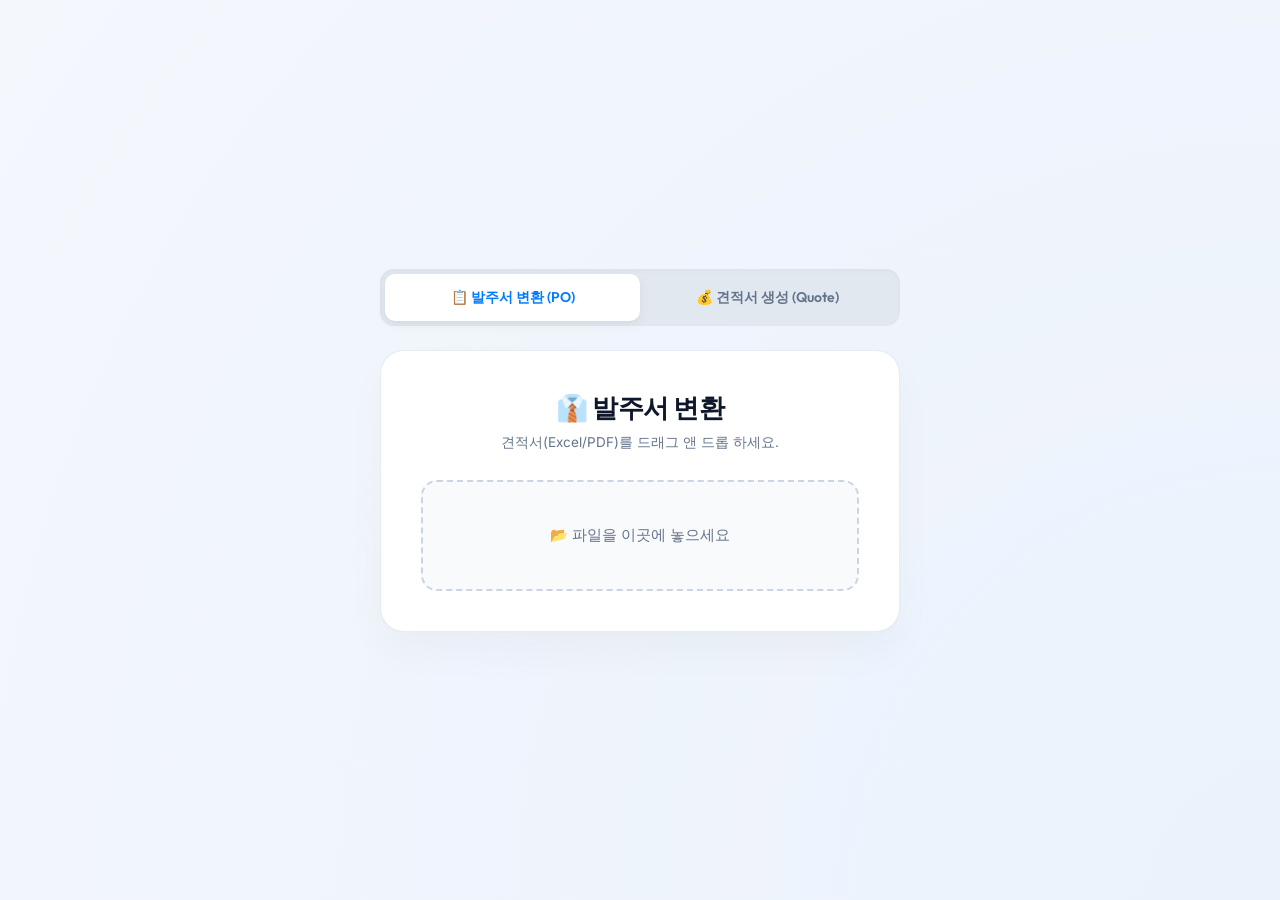
<file: web/index.html>
<!DOCTYPE html>
<html lang="ko">

<head>
    <meta charset="UTF-8">
    <meta name="viewport" content="width=device-width, initial-scale=1.0">
    <title>AutoPO Draft Master 2.0</title>
    <link
        href="https://fonts.googleapis.com/css2?family=Outfit:wght@400;500;600;700&family=Inter:wght@400;500;600&display=swap"
        rel="stylesheet">
    <style>
        * {
            margin: 0;
            padding: 0;
            box-sizing: border-box;
        }

        body {
            font-family: 'Inter', -apple-system, sans-serif;
            background: radial-gradient(circle at 100% 100%, #EBF2FC 0%, #F4F7FC 100%);
            color: #334155;
            min-height: 100vh;
            display: flex;
            justify-content: center;
            align-items: center;
            padding: 20px;
        }

        .container {
            width: 520px;
        }

        /* 모드 토글 */
        .mode-toggle {
            display: flex;
            background: #E2E8F0;
            border-radius: 14px;
            padding: 5px;
            margin-bottom: 24px;
            box-shadow: inset 0 2px 4px rgba(0, 0, 0, 0.03);
        }

        .mode-btn {
            flex: 1;
            padding: 14px;
            text-align: center;
            border-radius: 10px;
            cursor: pointer;
            font-family: 'Outfit', sans-serif;
            font-size: 14px;
            font-weight: 600;
            transition: all 0.25s cubic-bezier(0.4, 0, 0.2, 1);
            color: #64748B;
        }

        .mode-btn.active {
            background: #ffffff;
            color: #007aff;
            box-shadow: 0 4px 12px rgba(0, 0, 0, 0.05), 0 1px 3px rgba(0, 0, 0, 0.02);
        }

        .mode-btn:hover:not(.active) {
            color: #334155;
        }

        /* 카드 */
        .card {
            background: #ffffff;
            border: 1px solid rgba(226, 232, 240, 0.8);
            padding: 40px;
            border-radius: 24px;
            text-align: center;
            box-shadow: 0 20px 40px rgba(0, 0, 0, 0.03), 0 1px 3px rgba(0, 0, 0, 0.01);
            transition: transform 0.3s ease, box-shadow 0.3s ease;
        }

        .card:hover {
            transform: translateY(-2px);
            box-shadow: 0 24px 48px rgba(0, 0, 0, 0.04), 0 1px 4px rgba(0, 0, 0, 0.01);
        }

        h1 {
            font-family: 'Outfit', sans-serif;
            font-size: 26px;
            font-weight: 700;
            color: #0F172A;
            margin-bottom: 8px;
            letter-spacing: -0.5px;
        }

        .subtitle {
            color: #64748B;
            font-size: 13.5px;
            margin-bottom: 28px;
        }

        /* 드롭존 */
        .dropzone {
            border: 2px dashed #CBD5E1;
            border-radius: 16px;
            padding: 44px 20px;
            cursor: pointer;
            transition: all 0.25s cubic-bezier(0.4, 0, 0.2, 1);
            font-size: 14.5px;
            font-weight: 500;
            color: #64748B;
            background: #F8FAFC;
        }

        .dropzone:hover {
            border-color: #007aff;
            background: #F0F6FF;
            color: #007aff;
        }

        .dropzone.drag-over {
            border-color: #0051FF;
            background: #E6F0FF;
            transform: scale(1.01);
            color: #0051FF;
        }

        /* 단가 입력 */
        .price-input-wrap {
            margin-top: 20px;
            display: none;
        }

        .price-input-wrap.show {
            display: block;
        }

        .price-input-wrap label {
            font-size: 12px;
            font-weight: 600;
            color: #475569;
            display: block;
            margin-bottom: 8px;
            text-align: left;
            text-transform: uppercase;
            letter-spacing: 0.5px;
        }

        .price-input {
            width: 100%;
            padding: 13px 16px;
            background: #F8FAFC;
            border: 1px solid #E2E8F0;
            border-radius: 12px;
            color: #0F172A;
            font-size: 15px;
            font-family: 'Inter', monospace;
            font-weight: 500;
            outline: none;
            transition: all 0.2s ease;
        }

        .price-input:focus {
            border-color: #007aff;
            background: #ffffff;
            box-shadow: 0 0 0 3px rgba(0, 122, 255, 0.12);
        }

        .price-hint {
            font-size: 11.5px;
            color: #94A3B8;
            text-align: right;
            margin-top: 6px;
        }

        /* 로딩 스피너 및 진행 상태 */
        .loader-container {
            display: none;
            margin-top: 24px;
            text-align: center;
        }

        .spinner {
            width: 28px;
            height: 28px;
            border: 3px solid rgba(0, 122, 255, 0.15);
            border-radius: 50%;
            border-top-color: #007aff;
            animation: spin 0.8s linear infinite;
            display: inline-block;
            margin-bottom: 10px;
        }

        .loader-text {
            font-size: 13.5px;
            font-weight: 600;
            color: #007aff;
        }

        @keyframes spin {
            to {
                transform: rotate(360deg);
            }
        }

        /* 모드별 숨기기 */
        .panel {
            display: none;
        }

        .panel.active {
            display: block;
        }
    </style>
</head>

<body>
    <div class="container">
        <div class="mode-toggle">
            <div class="mode-btn active" onclick="switchMode('po')" id="btn-po">📋 발주서 변환 (PO)</div>
            <div class="mode-btn" onclick="switchMode('quote')" id="btn-quote">💰 견적서 생성 (Quote)</div>
        </div>

        <!-- PO 모드 -->
        <div class="panel active" id="panel-po">
            <div class="card">
                <h1>👔 발주서 변환</h1>
                <p class="subtitle">견적서(Excel/PDF)를 드래그 앤 드롭 하세요.</p>
                <div class="dropzone" id="dropzone-po">📂 파일을 이곳에 놓으세요</div>
                <div class="loader-container" id="loader-po">
                    <div class="spinner"></div>
                    <div class="loader-text">변환 중... ⏳</div>
                </div>
            </div>
        </div>

        <!-- Quote 모드 -->
        <div class="panel" id="panel-quote">
            <div class="card">
                <h1>💰 견적서 초안 생성</h1>
                <p class="subtitle">공수산정내역서(Excel)를 드래그 앤 드롭 하세요.</p>
                <div class="dropzone" id="dropzone-quote">📂 공수산정서를 이곳에 놓으세요</div>
                <div class="price-input-wrap show">
                    <label>M/M 단가 (원)</label>
                    <input type="text" class="price-input" id="unitPrice" value="13,500,000"
                        placeholder="예: 13,500,000">
                    <div class="price-hint">항목별 공수 × 단가 = 금액 자동 계산</div>
                </div>
                <div class="loader-container" id="loader-quote">
                    <div class="spinner"></div>
                    <div class="loader-text">변환 중... ⏳</div>
                </div>
            </div>
        </div>
    </div>

    <script>
        // 천단위 콤마 실시간 마스킹
        const priceInput = document.getElementById('unitPrice');
        priceInput.addEventListener('input', (e) => {
            let val = e.target.value.replace(/[^0-9]/g, '');
            if (val) {
                e.target.value = Number(val).toLocaleString();
            } else {
                e.target.value = '';
            }
        });

        function switchMode(mode) {
            document.querySelectorAll('.panel').forEach(p => p.classList.remove('active'));
            document.querySelectorAll('.mode-btn').forEach(b => b.classList.remove('active'));
            document.getElementById('panel-' + mode).classList.add('active');
            document.getElementById('btn-' + mode).classList.add('active');
        }

        // PO 드롭존
        const dzPO = document.getElementById('dropzone-po');
        const loaderPO = document.getElementById('loader-po');
        setupDropzone(dzPO, loaderPO, '/upload', 'PO_');

        // Quote 드롭존
        const dzQuote = document.getElementById('dropzone-quote');
        const loaderQuote = document.getElementById('loader-quote');
        setupDropzone(dzQuote, loaderQuote, '/upload_quote', '견적초안_', true);

        function setupDropzone(dz, loader, endpoint, prefix, needsPrice) {
            dz.ondragover = e => { e.preventDefault(); dz.classList.add('drag-over'); };
            dz.ondragleave = e => { e.preventDefault(); dz.classList.remove('drag-over'); };
            dz.ondrop = async e => {
                e.preventDefault();
                dz.classList.remove('drag-over');
                const file = e.dataTransfer.files[0];
                if (!file) return;

                const formData = new FormData();
                formData.append('file', file);

                if (needsPrice) {
                    const raw = document.getElementById('unitPrice').value.replace(/,/g, '');
                    formData.append('unit_price', raw);
                }

                loader.style.display = 'block';
                dz.style.display = 'none';

                try {
                    const res = await fetch(endpoint, { method: 'POST', body: formData });
                    if (!res.ok) { const err = await res.json(); throw new Error(err.error || '변환 실패'); }
                    const blob = await res.blob();
                    const url = window.URL.createObjectURL(blob);
                    const a = document.createElement('a');
                    a.href = url;
                    a.download = prefix + file.name;
                    a.style.display = 'none';
                    document.body.appendChild(a);
                    a.click();
                    setTimeout(() => {
                        document.body.removeChild(a);
                        window.URL.revokeObjectURL(url);
                    }, 15000);
                } catch (err) {
                    alert('❌ ' + err.message);
                } finally {
                    loader.style.display = 'none';
                    dz.style.display = 'block';
                }
            };
        }
    </script>
</body>

</html>
</file>
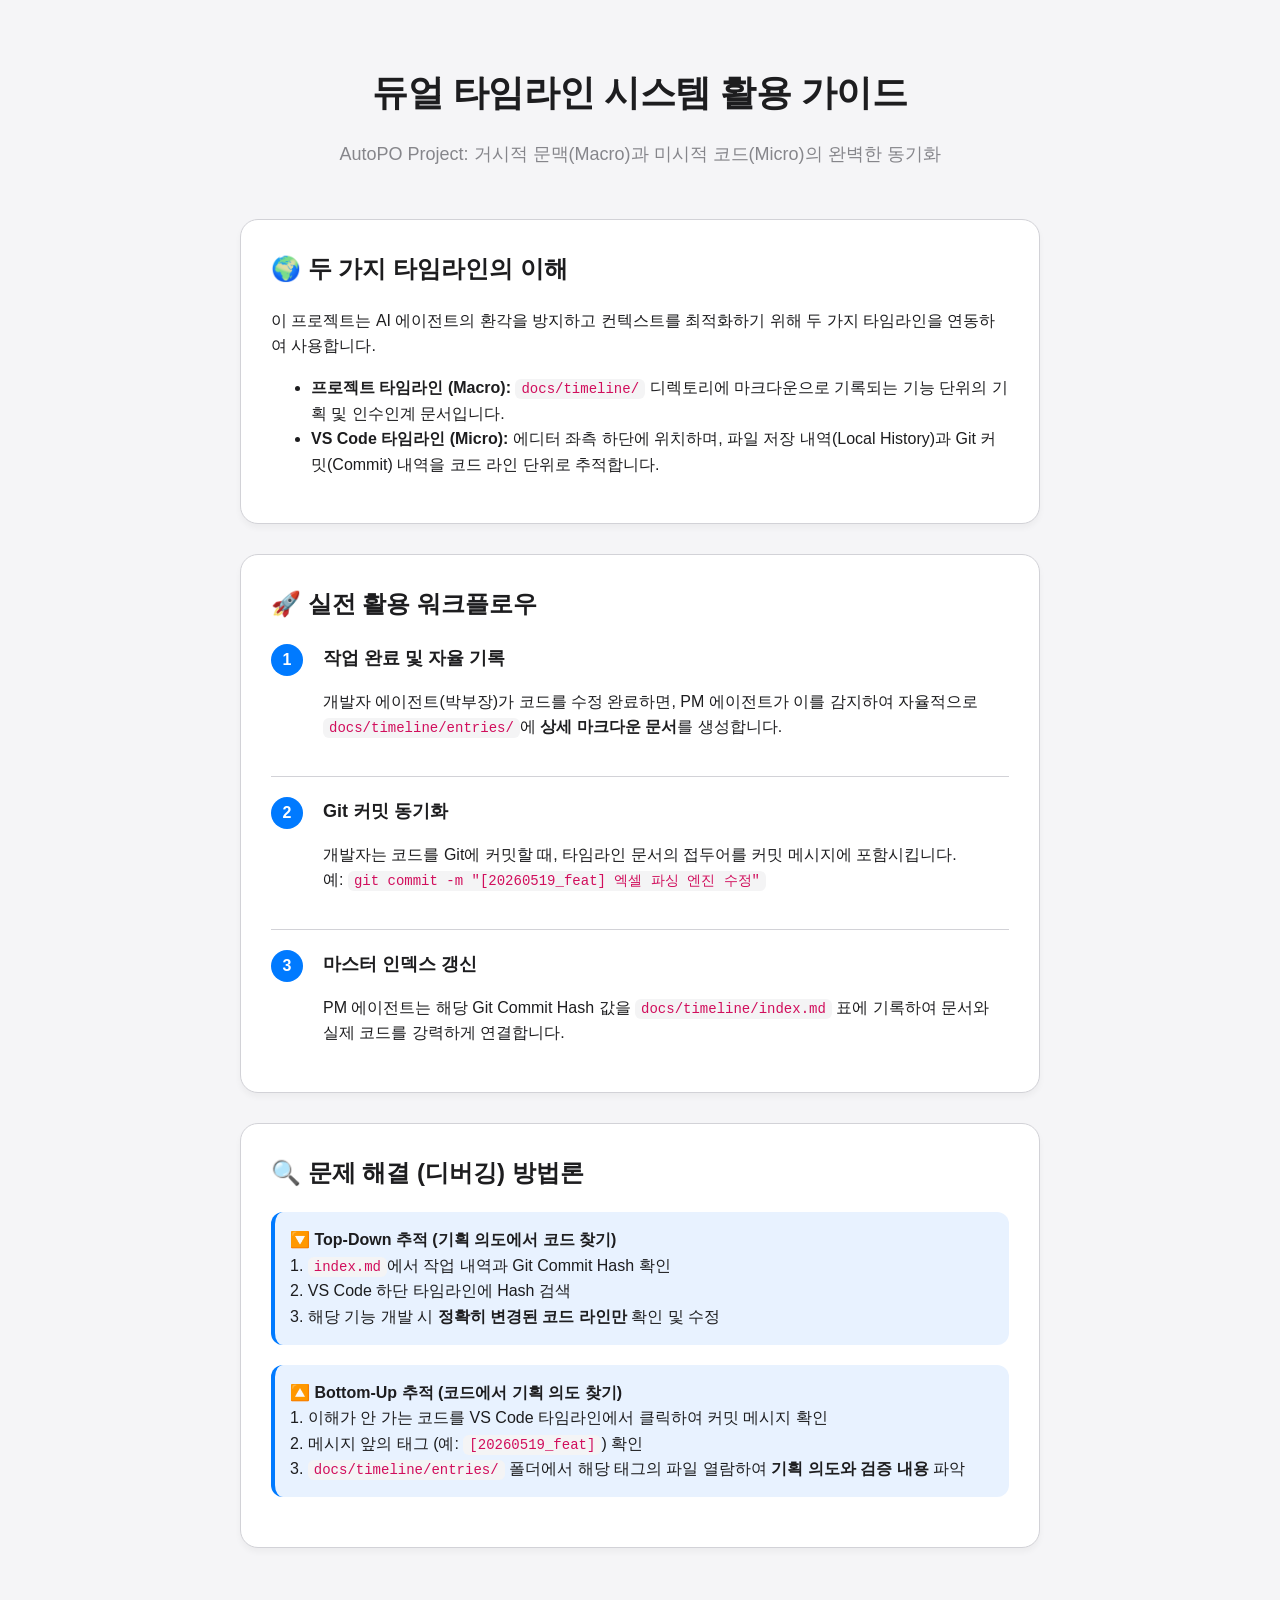
<file: docs/timeline_guide.html>
<!DOCTYPE html>
<html lang="ko">
<head>
    <meta charset="UTF-8">
    <meta name="viewport" content="width=device-width, initial-scale=1.0">
    <title>AutoPO 타임라인 활용 가이드</title>
    <style>
        :root {
            --primary: #007aff;
            --bg-color: #f5f5f7;
            --card-bg: #ffffff;
            --text-main: #1d1d1f;
            --text-muted: #86868b;
            --border: #d2d2d7;
            --code-bg: #f4f4f5;
        }
        body {
            font-family: -apple-system, BlinkMacSystemFont, "Segoe UI", Roboto, Helvetica, Arial, sans-serif;
            background-color: var(--bg-color);
            color: var(--text-main);
            line-height: 1.6;
            margin: 0;
            padding: 40px 20px;
        }
        .container {
            max-width: 800px;
            margin: 0 auto;
        }
        .header {
            text-align: center;
            margin-bottom: 50px;
        }
        .header h1 {
            font-size: 36px;
            font-weight: 700;
            letter-spacing: -0.5px;
            margin-bottom: 10px;
        }
        .header p {
            color: var(--text-muted);
            font-size: 18px;
        }
        .card {
            background-color: var(--card-bg);
            border-radius: 18px;
            padding: 30px;
            margin-bottom: 30px;
            box-shadow: 0 4px 6px rgba(0, 0, 0, 0.04);
            border: 1px solid var(--border);
        }
        .card h2 {
            font-size: 24px;
            margin-top: 0;
            margin-bottom: 20px;
            display: flex;
            align-items: center;
            gap: 10px;
        }
        .workflow-step {
            display: flex;
            margin-bottom: 20px;
            padding-bottom: 20px;
            border-bottom: 1px solid var(--border);
        }
        .workflow-step:last-child {
            border-bottom: none;
            margin-bottom: 0;
            padding-bottom: 0;
        }
        .step-number {
            background-color: var(--primary);
            color: white;
            width: 32px;
            height: 32px;
            border-radius: 50%;
            display: flex;
            align-items: center;
            justify-content: center;
            font-weight: bold;
            margin-right: 20px;
            flex-shrink: 0;
        }
        .step-content h3 {
            margin: 0 0 10px 0;
            font-size: 18px;
        }
        code {
            background-color: var(--code-bg);
            padding: 2px 6px;
            border-radius: 6px;
            font-family: ui-monospace, SFMono-Regular, Menlo, Monaco, Consolas, monospace;
            font-size: 14px;
            color: #d10e5c;
        }
        .highlight {
            background-color: #e8f2ff;
            padding: 15px;
            border-radius: 12px;
            border-left: 4px solid var(--primary);
            margin: 20px 0;
        }
    </style>
</head>
<body>
    <div class="container">
        <div class="header">
            <h1>듀얼 타임라인 시스템 활용 가이드</h1>
            <p>AutoPO Project: 거시적 문맥(Macro)과 미시적 코드(Micro)의 완벽한 동기화</p>
        </div>

        <div class="card">
            <h2>🌍 두 가지 타임라인의 이해</h2>
            <p>이 프로젝트는 AI 에이전트의 환각을 방지하고 컨텍스트를 최적화하기 위해 두 가지 타임라인을 연동하여 사용합니다.</p>
            <ul>
                <li><strong>프로젝트 타임라인 (Macro):</strong> <code>docs/timeline/</code> 디렉토리에 마크다운으로 기록되는 기능 단위의 기획 및 인수인계 문서입니다.</li>
                <li><strong>VS Code 타임라인 (Micro):</strong> 에디터 좌측 하단에 위치하며, 파일 저장 내역(Local History)과 Git 커밋(Commit) 내역을 코드 라인 단위로 추적합니다.</li>
            </ul>
        </div>

        <div class="card">
            <h2>🚀 실전 활용 워크플로우</h2>
            
            <div class="workflow-step">
                <div class="step-number">1</div>
                <div class="step-content">
                    <h3>작업 완료 및 자율 기록</h3>
                    <p>개발자 에이전트(박부장)가 코드를 수정 완료하면, PM 에이전트가 이를 감지하여 자율적으로 <code>docs/timeline/entries/</code>에 <strong>상세 마크다운 문서</strong>를 생성합니다.</p>
                </div>
            </div>

            <div class="workflow-step">
                <div class="step-number">2</div>
                <div class="step-content">
                    <h3>Git 커밋 동기화</h3>
                    <p>개발자는 코드를 Git에 커밋할 때, 타임라인 문서의 접두어를 커밋 메시지에 포함시킵니다. <br>예: <code>git commit -m "[20260519_feat] 엑셀 파싱 엔진 수정"</code></p>
                </div>
            </div>

            <div class="workflow-step">
                <div class="step-number">3</div>
                <div class="step-content">
                    <h3>마스터 인덱스 갱신</h3>
                    <p>PM 에이전트는 해당 Git Commit Hash 값을 <code>docs/timeline/index.md</code> 표에 기록하여 문서와 실제 코드를 강력하게 연결합니다.</p>
                </div>
            </div>
        </div>

        <div class="card">
            <h2>🔍 문제 해결 (디버깅) 방법론</h2>
            
            <div class="highlight">
                <strong>🔽 Top-Down 추적 (기획 의도에서 코드 찾기)</strong><br>
                1. <code>index.md</code>에서 작업 내역과 Git Commit Hash 확인<br>
                2. VS Code 하단 타임라인에 Hash 검색<br>
                3. 해당 기능 개발 시 <strong>정확히 변경된 코드 라인만</strong> 확인 및 수정
            </div>

            <div class="highlight">
                <strong>🔼 Bottom-Up 추적 (코드에서 기획 의도 찾기)</strong><br>
                1. 이해가 안 가는 코드를 VS Code 타임라인에서 클릭하여 커밋 메시지 확인<br>
                2. 메시지 앞의 태그 (예: <code>[20260519_feat]</code>) 확인<br>
                3. <code>docs/timeline/entries/</code> 폴더에서 해당 태그의 파일 열람하여 <strong>기획 의도와 검증 내용</strong> 파악
            </div>
        </div>
    </div>
</body>
</html>
</file>
